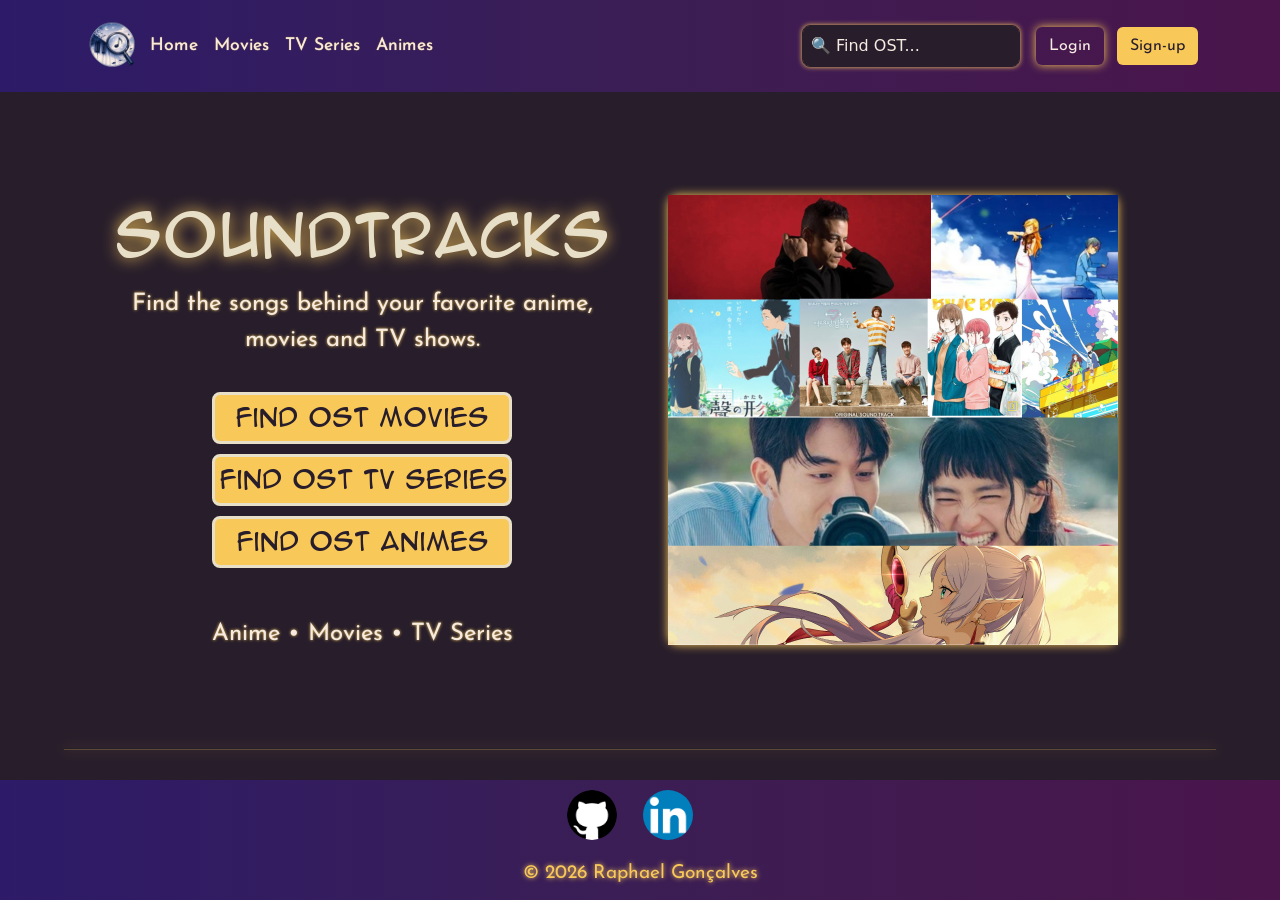
<file: index.html>
<!doctype html>
<html lang="en">
	<head>
		<meta charset="UTF-8" />
		<meta name="viewport" content="width=device-width, initial-scale=1.0" />
		<title>Find Ost</title>
		<link href="https://cdn.jsdelivr.net/npm/bootstrap@5.3.8/dist/css/bootstrap.min.css" rel="stylesheet" integrity="sha384-sRIl4kxILFvY47J16cr9ZwB07vP4J8+LH7qKQnuqkuIAvNWLzeN8tE5YBujZqJLB" crossorigin="anonymous" />
		<link rel="stylesheet" href="./style.css" />
		<link rel="apple-touch-icon" href="./img/favicon.ico" type="image/x-icon" />
	</head>
	<body>
		<nav class="p-3" id="nav-container">
			<div class="container">
				<div class="d-flex flex-wrap align-items-center justify-content-center justify-content-lg-start">
					<a href="/" class="d-flex align-items-center mb-2 mb-lg-0 text-decoration-none">
						<img src="./img/logo.png" height="60" alt="Logo Find Ost" />
					</a>
					<ul class="nav col-12 col-lg-auto me-lg-auto mb-2 justify-content-center mb-md-0 menu">
						<li><a href="./index.html" class="nav-link px-2">Home</a></li>
						<li><a href="./movies.html" class="nav-link px-2">Movies</a></li>
						<li><a href="./series.html" class="nav-link px-2">TV Series</a></li>
						<li><a href="./animes.html" class="nav-link px-2">Animes</a></li>
					</ul>
					<form class="col-12 col-lg-auto mb-3 mb-lg-0 me-lg-3" role="search"><input type="search" class="form-control form-control-dark nav-form" placeholder="🔍 Find OST..." aria-label="Search" /></form>
					<div class="text-end">
						<button type="button" class="btn me-2 login-button">Login</button>
						<button type="button" class="btn sing-up-button">Sign-up</button>
					</div>
				</div>
			</div>
		</nav>
		<header class="container" id="header-container">
			<div class="information-header">
				<h1 class="container my-2">SoundTracks</h1>
				<p class="py-2">Find the songs behind your favorite anime, movies and TV shows.</p>
				<a href="./movies.html"><input type="button" value="Find OST Movies" /></a>
				<a href="./series.html"><input type="button" value="Find OST TV Series" /></a>
				<a href="./animes.html"><input type="button" value="Find OST Animes" /></a>
				<p class="pt-5">Anime • Movies • TV Series</p>
			</div>

			<div class="container img-header">
				<img src="./img/header-image.png" alt="image about many series" />
			</div>
		</header>

		<hr class="divisionOfSections" />

		<footer class="" id="footer-container">
			<div class="footer-img">
				<a href="https://github.com/Raphaeldag" target="_blank"><img src="./img/github.png.webp" height="50" class="github-img" alt="imagem githhub" /></a>
				<a href="https://www.linkedin.com/in/raphael-gonçalves-366632258/" target="_blank"><img src="./img/img-linkedin.svg.png" height="50" class="linkedin-img" alt="imagem linkendin" /></a>
			</div>
			<p>
				<span class="copy">©</span>
				2026 Raphael Gonçalves
			</p>
		</footer>

		<script src="./index.js"></script>
	</body>
</html>
</file>
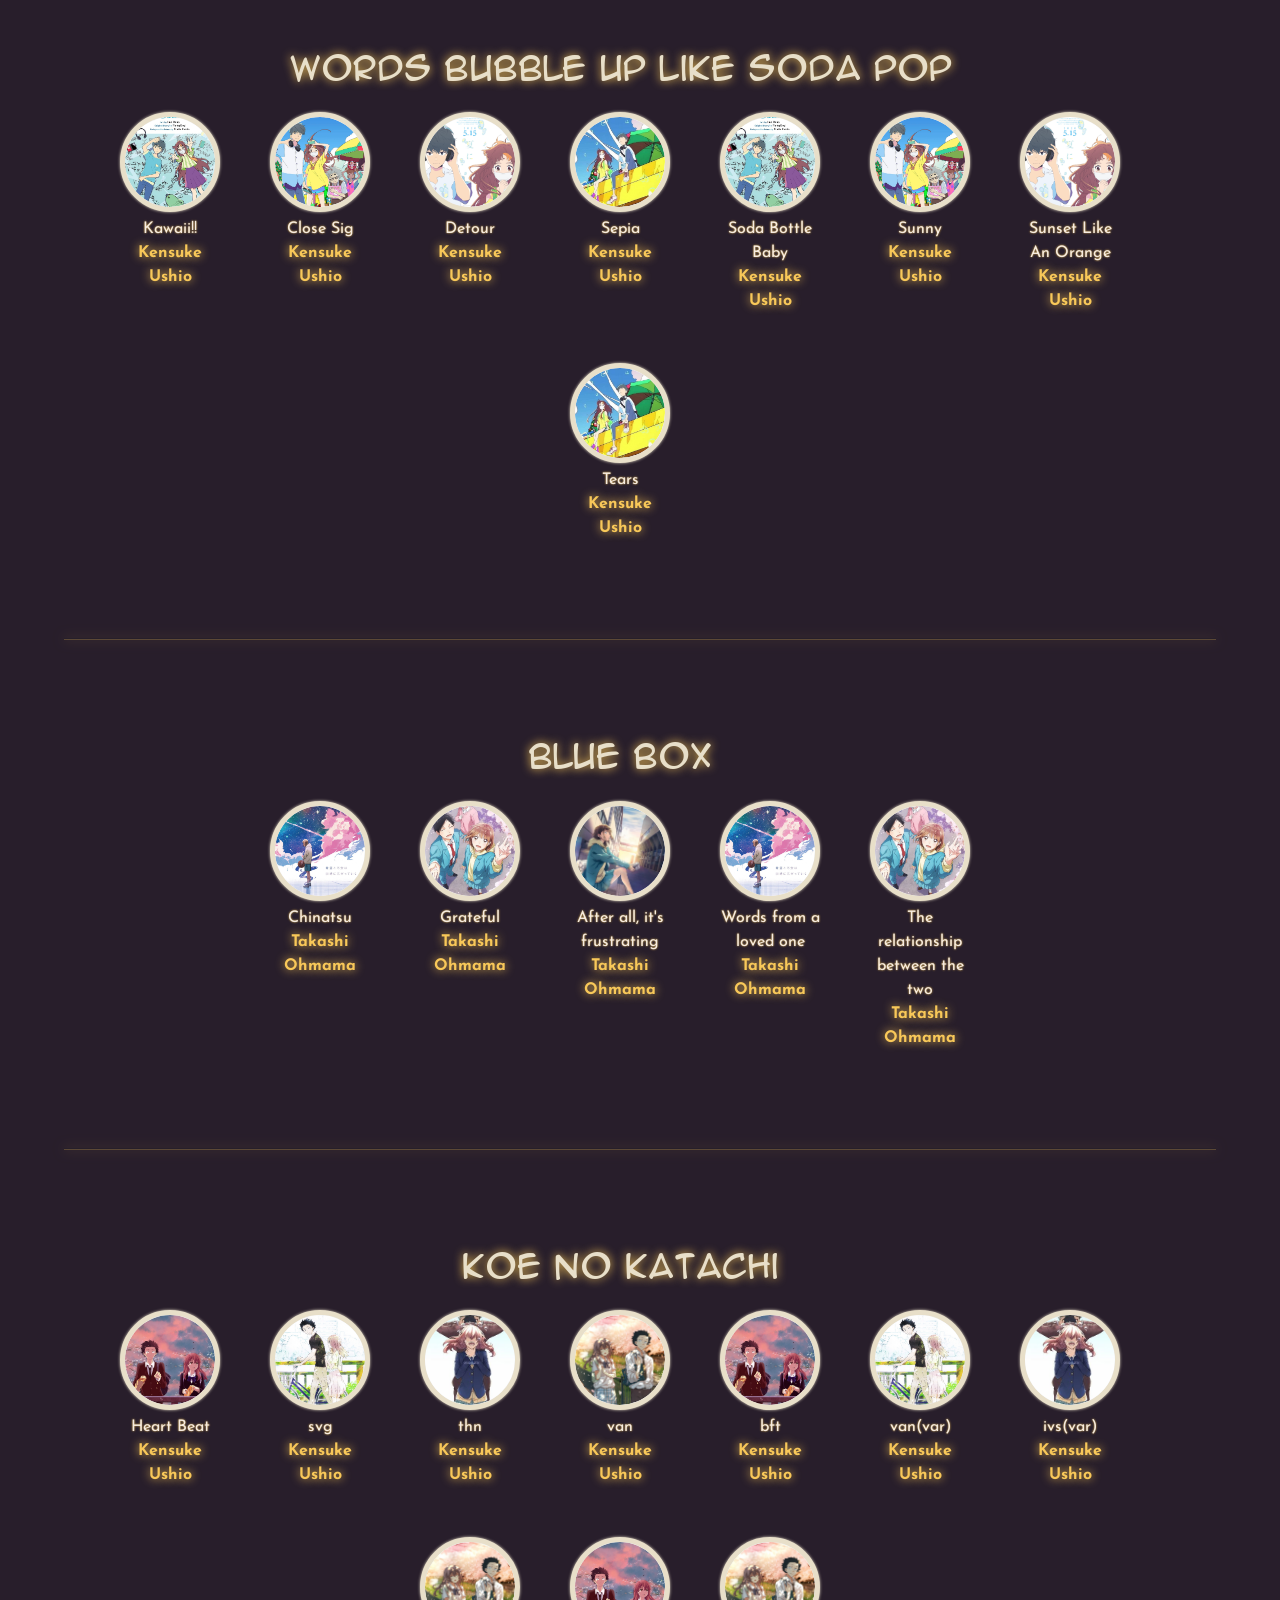
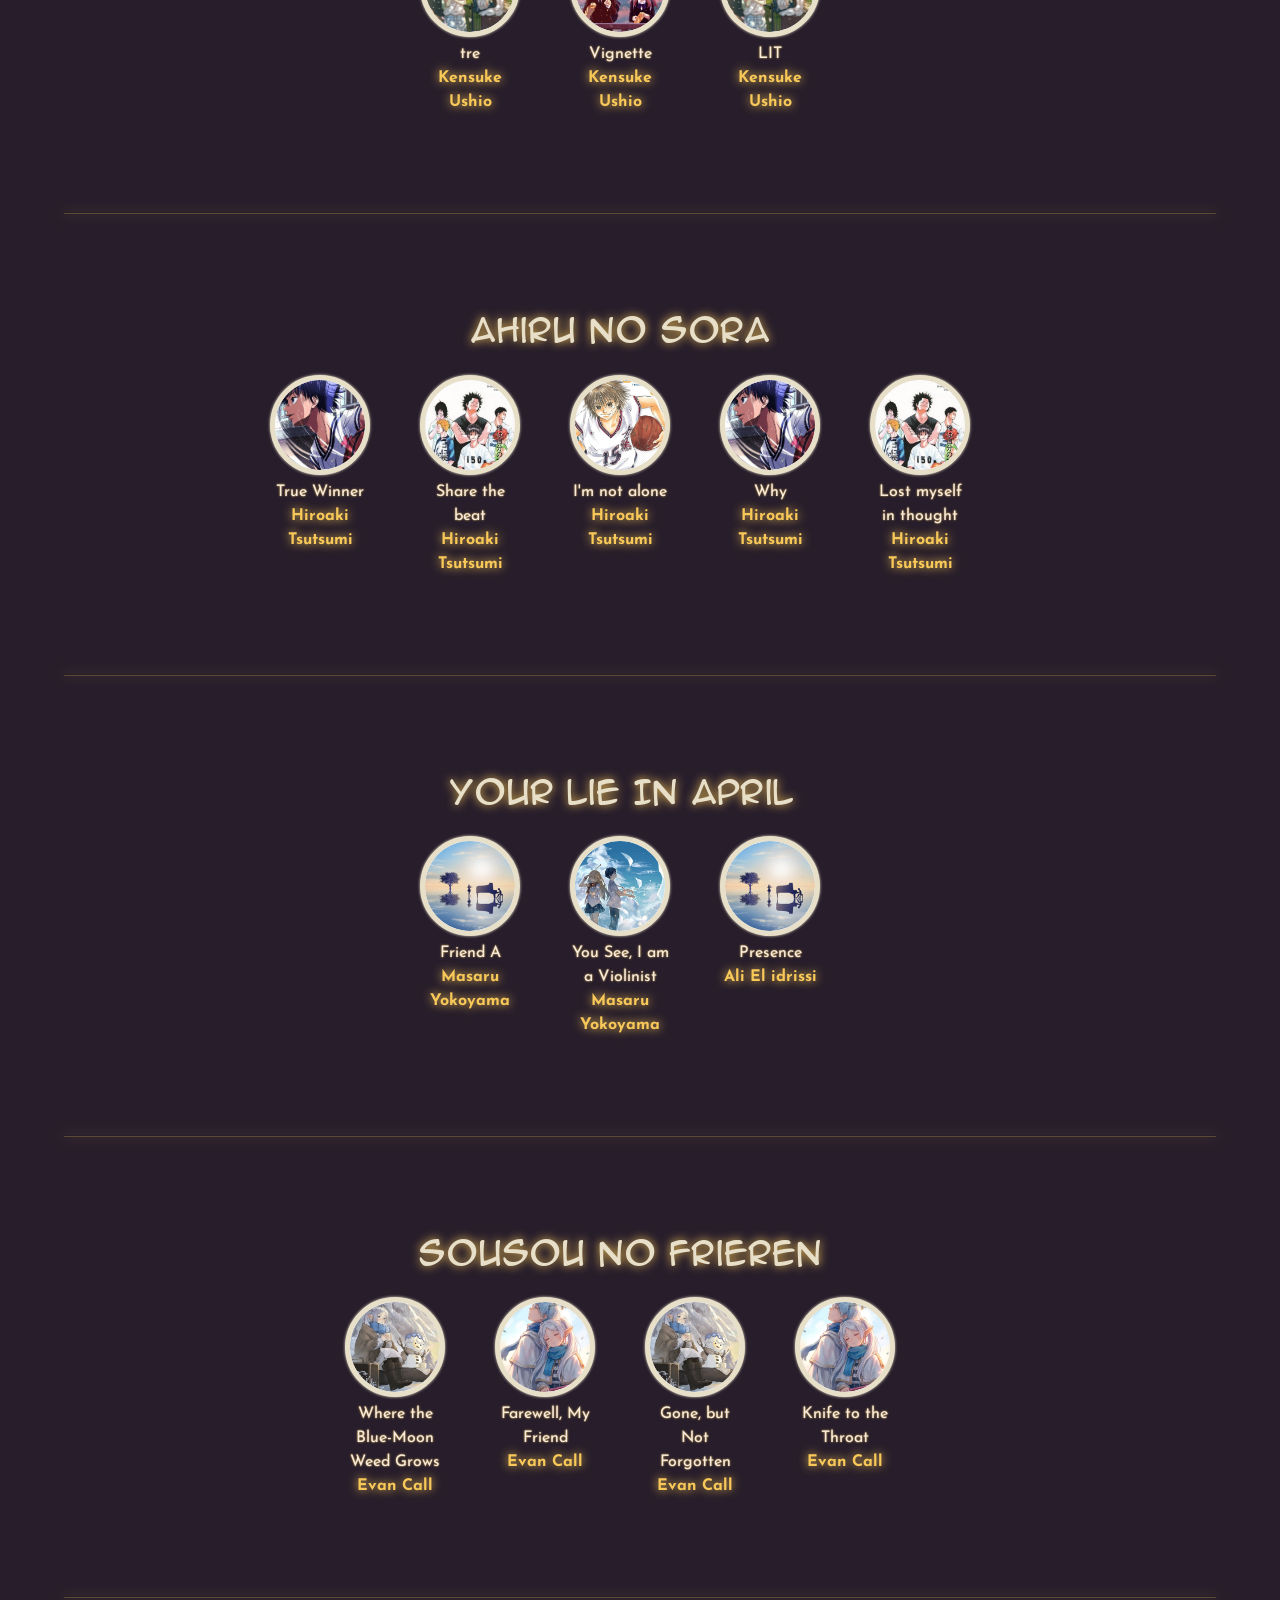
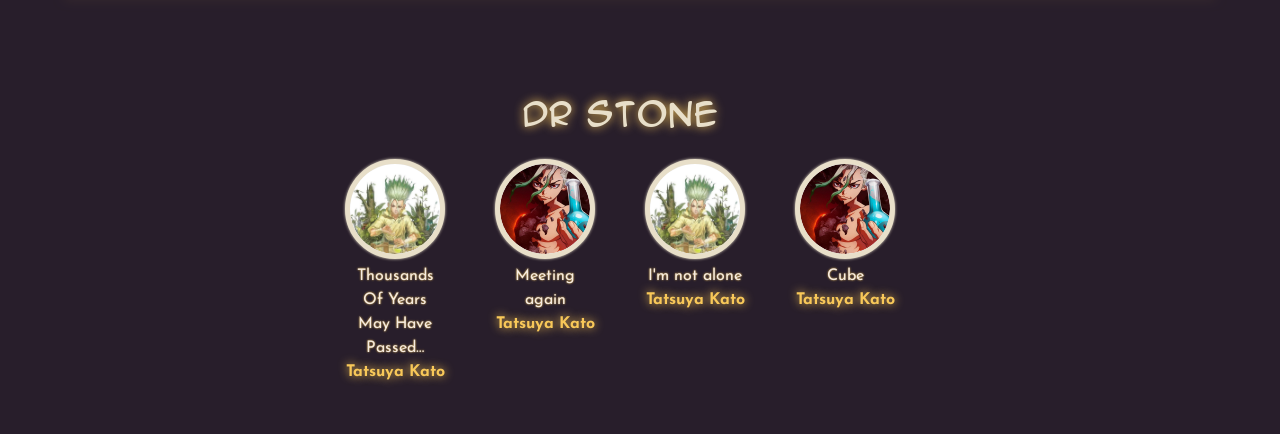
<file: animes.html>
<!doctype html>
<html lang="en">
	<head>
		<meta charset="UTF-8" />
		<meta name="viewport" content="width=device-width, initial-scale=1.0" />
		<title>Find OST</title>
		<link href="https://cdn.jsdelivr.net/npm/bootstrap@5.3.8/dist/css/bootstrap.min.css" rel="stylesheet" integrity="sha384-sRIl4kxILFvY47J16cr9ZwB07vP4J8+LH7qKQnuqkuIAvNWLzeN8tE5YBujZqJLB" crossorigin="anonymous" />
		<link rel="shortcut icon" href="./img/favicon.ico" type="image/x-icon" />
		<link rel="stylesheet" href="./style.css" />
	</head>
	<body>
		<!-- WORDS-BUBBLE -->
		<section id="wordsBubble-container" class="container">
			<h2 class="container mb-4">Words Bubble up Like Soda Pop</h2>
			<div id="div-container-wordsBubble">
				<div class="div-button-wordsBubble">
					<button class="button-wordsBubble"><img src="./img/animes/img-words-bubble/wordsBubble-img1.jpg" alt="words Bubble Up image" /></button>
					<ul>
						<li>Kawaii!!</li>
						<li class="composer">Kensuke Ushio</li>
					</ul>
				</div>
				<div class="div-button-wordsBubble">
					<button class="button-wordsBubble"><img src="./img/animes/img-words-bubble/wordsBubble-img2.jpg" alt="Words Bubble Up image" /></button>
					<ul>
						<li>Close Sig</li>
						<li class="composer">Kensuke Ushio</li>
					</ul>
				</div>
				<div class="div-button-wordsBubble">
					<button class="button-wordsBubble"><img src="./img/animes/img-words-bubble/wordsBubble-img3.png" alt="Words Bubble Up image" /></button>
					<ul>
						<li>Detour</li>
						<li class="composer">Kensuke Ushio</li>
					</ul>
				</div>
				<div class="div-button-wordsBubble">
					<button class="button-wordsBubble"><img src="./img/animes/img-words-bubble/wordsBubble-img4.jpg" alt="Words Bubble Up image" /></button>
					<ul>
						<li>Sepia</li>
						<li class="composer">Kensuke Ushio</li>
					</ul>
				</div>
				<div class="div-button-wordsBubble">
					<button class="button-wordsBubble"><img src="./img/animes/img-words-bubble/wordsBubble-img1.jpg" alt="Words Bubble Up image" /></button>
					<ul>
						<li>Soda Bottle Baby</li>
						<li class="composer">Kensuke Ushio</li>
					</ul>
				</div>
				<div class="div-button-wordsBubble">
					<button class="button-wordsBubble"><img src="./img/animes/img-words-bubble/wordsBubble-img2.jpg" alt="Words Bubble Up image" /></button>
					<ul>
						<li>Sunny</li>
						<li class="composer">Kensuke Ushio</li>
					</ul>
				</div>
				<div class="div-button-wordsBubble">
					<button class="button-wordsBubble"><img src="./img/animes/img-words-bubble/wordsBubble-img3.png" alt="Words Bubble Up image" /></button>
					<ul>
						<li>Sunset Like An Orange</li>
						<li class="composer">Kensuke Ushio</li>
					</ul>
				</div>
				<div class="div-button-wordsBubble">
					<button class="button-wordsBubble"><img src="./img/animes/img-words-bubble/wordsBubble-img4.jpg" alt="Words Bubble Up image" /></button>
					<ul>
						<li>Tears</li>
						<li class="composer">Kensuke Ushio</li>
					</ul>
				</div>
			</div>
		</section>

		<hr class="divisionOfSections my-5" />

		<!-- BLUE BOX -->
        <section id="blueBox-container" class="container">
			<h2 class="container mb-4">Blue Box</h2>
			<div id="div-container-blueBox">
				<div class="div-button-blueBox">
					<button class="button-blueBox"><img src="./img/animes/img-blue-box/blueBox-img1.jpeg.webp" alt="Blue Box image" /></button>
					<ul>
						<li>Chinatsu</li>
						<li class="composer">Takashi Ohmama</li>
					</ul>
				</div>
				<div class="div-button-blueBox">
					<button class="button-blueBox"><img src="./img/animes/img-blue-box/blueBox-img2.jpg.webp" alt="Blue Box image" /></button>
					<ul>
						<li>Grateful</li>
						<li class="composer">Takashi Ohmama</li>
					</ul>
				</div>
				<div class="div-button-blueBox">
					<button class="button-blueBox"><img src="./img/animes/img-blue-box/blueBox-img3.jpg" alt="Blue Box image" /></button>
					<ul>
						<li>After all, it's frustrating</li>
						<li class="composer">Takashi Ohmama</li>
					</ul>
				</div>
				<div class="div-button-blueBox">
					<button class="button-blueBox"><img src="./img/animes/img-blue-box/blueBox-img1.jpeg.webp" alt="Blue Box image" /></button>
					<ul>
						<li>Words from a loved one</li>
						<li class="composer">Takashi Ohmama</li>
					</ul>
				</div>
				<div class="div-button-blueBox">
					<button class="button-blueBox"><img src="./img/animes/img-blue-box/blueBox-img2.jpg.webp" alt="Blue Box image" /></button>
					<ul>
						<li>The relationship between the two</li>
						<li class="composer">Takashi Ohmama</li>
					</ul>
				</div>
		</section>

        <hr class="divisionOfSections my-5" />

		<!-- KOE NO KATACHI -->
        <section id="koeNoKatachi-container" class="container">
			<h2 class="container mb-4">Koe no Katachi</h2>
			<div id="div-container-koeNoKatachi">
				<div class="div-button-koeNoKatachi">
					<button class="button-koeNoKatachi"><img src="./img/animes/img-koe-no-katachi/koeNoKatachi-img1.png" alt="Koe no Katachi image" /></button>
					<ul>
						<li>Heart Beat</li>
						<li class="composer">Kensuke Ushio</li>
					</ul>
				</div>
				<div class="div-button-koeNoKatachi">
					<button class="button-koeNoKatachi"><img src="./img/animes/img-koe-no-katachi/koeNoKatachi-img2.png" alt="Koe no Katachi image" /></button>
					<ul>
						<li>svg</li>
						<li class="composer">Kensuke Ushio</li>
					</ul>
				</div>
				<div class="div-button-koeNoKatachi">
					<button class="button-koeNoKatachi"><img src="./img/animes/img-koe-no-katachi/koeNoKatachi-img3.jpg" alt="Koe no Katachi image" /></button>
					<ul>
						<li>thn</li>
						<li class="composer">Kensuke Ushio</li>
					</ul>
				</div>
				<div class="div-button-koeNoKatachi">
					<button class="button-koeNoKatachi"><img src="./img/animes/img-koe-no-katachi/koeNoKatachi-img4.jpg" alt="Koe no Katachi image" /></button>
					<ul>
						<li>van</li>
						<li class="composer">Kensuke Ushio</li>
					</ul>
				</div>
				<div class="div-button-koeNoKatachi">
					<button class="button-koeNoKatachi"><img src="./img/animes/img-koe-no-katachi/koeNoKatachi-img1.png" alt="Koe no Katachi image" /></button>
					<ul>
						<li>bft</li>
						<li class="composer">Kensuke Ushio</li>
					</ul>
				</div>
                <div class="div-button-koeNoKatachi">
					<button class="button-koeNoKatachi"><img src="./img/animes/img-koe-no-katachi/koeNoKatachi-img2.png" alt="Koe no Katachi image" /></button>
					<ul>
						<li>van(var)</li>
						<li class="composer">Kensuke Ushio</li>
					</ul>
				</div>
                <div class="div-button-koeNoKatachi">
					<button class="button-koeNoKatachi"><img src="./img/animes/img-koe-no-katachi/koeNoKatachi-img3.jpg" alt="Koe no Katachi image" /></button>
					<ul>
						<li>ivs(var)</li>
						<li class="composer">Kensuke Ushio</li>
					</ul>
				</div>
                <div class="div-button-koeNoKatachi">
					<button class="button-koeNoKatachi"><img src="./img/animes/img-koe-no-katachi/koeNoKatachi-img4.jpg" alt="Koe no Katachi image" /></button>
					<ul>
						<li>tre</li>
						<li class="composer">Kensuke Ushio</li>
					</ul>
				</div>
                <div class="div-button-koeNoKatachi">
					<button class="button-koeNoKatachi"><img src="./img/animes/img-koe-no-katachi/koeNoKatachi-img1.png" alt="Koe no Katachi image" /></button>
					<ul>
						<li>Vignette</li>
						<li class="composer">Kensuke Ushio</li>
					</ul>
				</div>
                <div class="div-button-koeNoKatachi">
					<button class="button-koeNoKatachi"><img src="./img/animes/img-koe-no-katachi/koeNoKatachi-img4.jpg" alt="Koe no Katachi image" /></button>
					<ul>
						<li>LIT</li>
						<li class="composer">Kensuke Ushio</li>
					</ul>
				</div>
		</section>

        <hr class="divisionOfSections my-5" />

		<!-- AHIRU NO SORA -->
		<section id="ahiruNoSora-container" class="container">
			<h2 class="container mb-4">Ahiru no Sora</h2>
			<div id="div-container-ahiruNoSora">
				<div class="div-button-ahiruNoSora">
					<button class="button-ahiruNoSora"><img src="./img/animes/img-ahiru-no-sora/ahiruNoSora-img1.jpeg" alt="Ahiru no Sora image" /></button>
					<ul>
						<li>True Winner</li>
						<li class="composer">Hiroaki Tsutsumi</li>
					</ul>
				</div>
				<div class="div-button-ahiruNoSora">
					<button class="button-ahiruNoSora"><img src="./img/animes/img-ahiru-no-sora/ahiruNoSora-img2.jpg" alt="Ahiru no Sora image" /></button>
					<ul>
						<li>Share the beat</li>
						<li class="composer">Hiroaki Tsutsumi</li>
					</ul>
				</div>
				<div class="div-button-ahiruNoSora">
					<button class="button-ahiruNoSora"><img src="./img/animes/img-ahiru-no-sora/ahiruNoSora-img3.jpg" alt="Ahiru no Sora image" /></button>
					<ul>
						<li>I'm not alone</li>
						<li class="composer">Hiroaki Tsutsumi</li>
					</ul>
				</div>
				<div class="div-button-ahiruNoSora">
					<button class="button-ahiruNoSora"><img src="./img/animes/img-ahiru-no-sora/ahiruNoSora-img1.jpeg" alt="Ahiru no Sora image" /></button>
					<ul>
						<li>Why</li>
						<li class="composer">Hiroaki Tsutsumi</li>
					</ul>
				</div>
				<div class="div-button-ahiruNoSora">
					<button class="button-ahiruNoSora"><img src="./img/animes/img-ahiru-no-sora/ahiruNoSora-img2.jpg" alt="Ahiru no Sora image" /></button>
					<ul>
						<li>Lost myself in thought</li>
						<li class="composer">Hiroaki Tsutsumi</li>
					</ul>
				</div>
		</section>

		<hr class="divisionOfSections my-5" />

		<!-- YOUR LIE IN APRIL -->
		<section id="yourLieInApril-container" class="container">
			<h2 class="container mb-4">Your Lie In April</h2>
			<div id="div-container-yourLieInApril">
				<div class="div-button-yourLieInApril">
					<button class="button-yourLieInApril"><img src="./img/animes/img-your-lie-in-april/yourLie-img3.jpg" alt="Your Lie In April image" /></button>
					<ul>
						<li>Friend A</li>
						<li class="composer">Masaru Yokoyama</li>
					</ul>
				</div>
				<div class="div-button-yourLieInApril">
					<button class="button-yourLieInApril"><img src="./img/animes/img-your-lie-in-april/yourLie-img2.jpg" alt="Your Lie In April image" /></button>
					<ul>
						<li>You See, I am a Violinist</li>
						<li class="composer">Masaru Yokoyama</li>
					</ul>
				</div>
				<div class="div-button-yourLieInApril">
					<button class="button-yourLieInApril"><img src="./img/animes/img-your-lie-in-april/yourLie-img3.jpg" alt="Your Lie In April image" /></button>
					<ul>
						<li>Presence</li>
						<li class="composer">Ali El idrissi</li>
					</ul>
				</div>
		</section>

		<hr class="divisionOfSections my-5" />

		<!-- SOUSOU NO FRIEREN -->
		<section id="sousouNoFrieren-container" class="container">
			<h2 class="container mb-4">Sousou No Frieren</h2>
			<div id="div-container-sousouNoFrieren">
				<div class="div-button-sousouNoFrieren">
					<button class="button-sousouNoFrieren"><img src="./img/animes/img-frieren/frieren-img1.png" alt="Sousou no Frieren image" /></button>
					<ul>
						<li>Where the Blue-Moon Weed Grows</li>
						<li class="composer">Evan Call</li>
					</ul>
				</div>
				<div class="div-button-sousouNoFrieren">
					<button class="button-sousouNoFrieren"><img src="./img/animes/img-frieren/frieren-img2.webp" alt="Sousou no Frieren image" /></button>
					<ul>
						<li>Farewell, My Friend</li>
						<li class="composer">Evan Call</li>
					</ul>
				</div>
				<div class="div-button-sousouNoFrieren">
					<button class="button-sousouNoFrieren"><img src="./img/animes/img-frieren/frieren-img1.png" alt="Sousou no Frieren image" /></button>
					<ul>
						<li>Gone, but Not Forgotten </li>
						<li class="composer">Evan Call</li>
					</ul>
				</div>
				<div class="div-button-sousouNoFrieren">
					<button class="button-sousouNoFrieren"><img src="./img/animes/img-frieren/frieren-img2.webp" alt="Sousou no Frieren image" /></button>
					<ul>
						<li>Knife to the Throat</li>
						<li class="composer">Evan Call</li>
					</ul>
				</div>
		</section>

		<hr class="divisionOfSections my-5" />

		<!-- DR STONE -->
		<section id="drStone-container" class="container">
			<h2 class="container mb-4">Dr Stone</h2>
			<div id="div-container-drStone">
				<div class="div-button-drStone">
					<button class="button-drStone"><img src="./img/animes/img-dr-stone/drStone-img1.jpg" alt="Dr Stone image" /></button>
					<ul>
						<li>Thousands Of Years May Have Passed…</li>
						<li class="composer">Tatsuya Kato</li>
					</ul>
				</div>
				<div class="div-button-drStone">
					<button class="button-drStone"><img src="./img/animes/img-dr-stone/drStone-img2.jpg" alt="Dr Stone image" /></button>
					<ul>
						<li>Meeting again</li>
						<li class="composer">Tatsuya Kato</li>
					</ul>
				</div>
				<div class="div-button-drStone">
					<button class="button-drStone"><img src="./img/animes/img-dr-stone/drStone-img1.jpg" alt="Dr Stone image" /></button>
					<ul>
						<li>I'm not alone</li>
						<li class="composer">Tatsuya Kato</li>
					</ul>
				</div>
				<div class="div-button-drStone">
					<button class="button-drStone"><img src="./img/animes/img-dr-stone/drStone-img2.jpg" alt="Dr Stone image" /></button>
					<ul>
						<li>Cube</li>
						<li class="composer">Tatsuya Kato</li>
					</ul>
				</div>
		</section>

		<script src="./index.js"></script>
	</body>
</html>
</file>
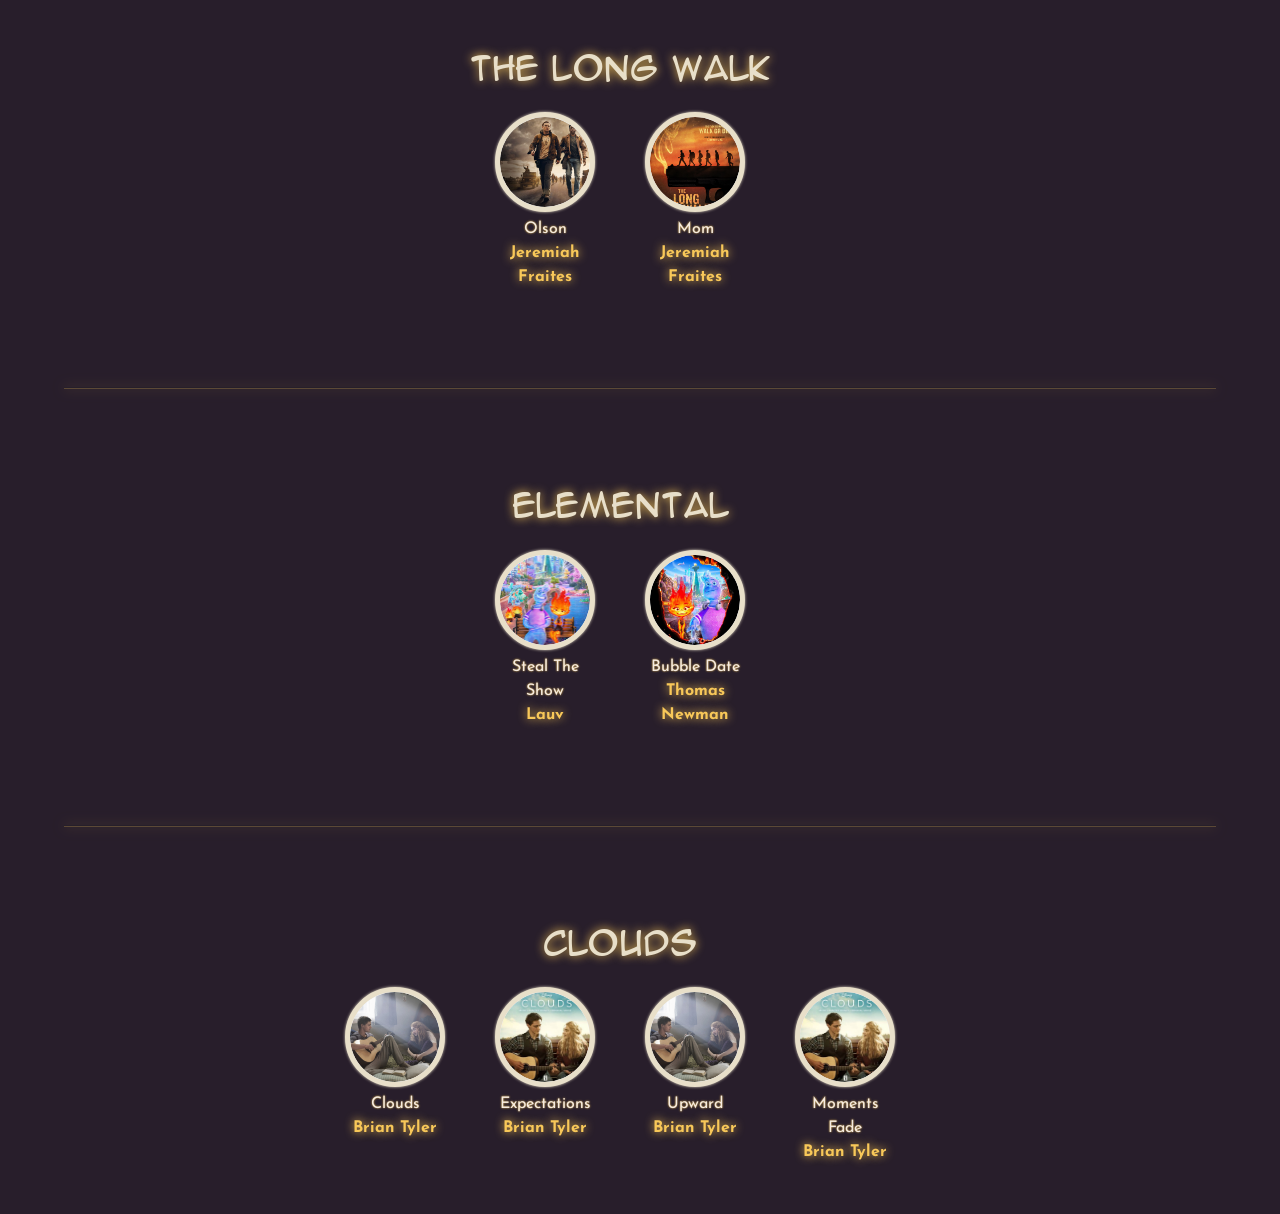
<file: movies.html>
<!doctype html>
<html lang="en">
	<head>
		<meta charset="UTF-8" />
		<meta name="viewport" content="width=device-width, initial-scale=1.0" />
		<title>Find OST</title>
		<link href="https://cdn.jsdelivr.net/npm/bootstrap@5.3.8/dist/css/bootstrap.min.css" rel="stylesheet" integrity="sha384-sRIl4kxILFvY47J16cr9ZwB07vP4J8+LH7qKQnuqkuIAvNWLzeN8tE5YBujZqJLB" crossorigin="anonymous" />
		<link rel="shortcut icon" href="./img/favicon.ico" type="image/x-icon">
        <link rel="stylesheet" href="./style.css">
	</head>
	<body>
		<!-- THE LONG WALK -->
        <section id="theLongWalk-container" class="container">
			<h2 class="container mb-4">The Long Walk</h2>
			<div id="div-container-theLongWalk">
				<div class="div-button-theLongWalk">
					<button class="button-theLongWalk"><img src="./img/movies/img-theLongWalk/theLogWalk-img1.jpeg" alt="the Long Walk image" /></button>
					<ul>
						<li>Olson</li>
						<li class="composer">Jeremiah Fraites</li>
					</ul>
				</div>
				<div class="div-button-theLongWalk">
					<button class="button-theLongWalk"><img src="./img/movies/img-theLongWalk/theLongWalk-img2.jpg" alt="the Long Walk image" /></button>
					<ul>
						<li>Mom</li>
						<li class="composer">Jeremiah Fraites</li>
					</ul>
				</div>
		</section>

        <hr class="divisionOfSections my-5" />

		<!-- ELEMENTAL -->
        <section id="elemental-container" class="container">
			<h2 class="container mb-4">Elemental</h2>
			<div id="div-container-elemental">
				<div class="div-button-elemental">
					<button class="button-elemental"><img src="./img/movies/img-elemental/elemental-img1.jpg" alt="elemental image" /></button>
					<ul>
						<li>Steal The Show</li>
						<li class="composer">Lauv</li>
					</ul>
				</div>
				<div class="div-button-elemental">
					<button class="button-elemental"><img src="./img/movies/img-elemental/elemental-img2.jpeg" alt="elemental image" /></button>
					<ul>
						<li>Bubble Date</li>
						<li class="composer">Thomas Newman</li>
					</ul>
				</div>
		</section>

         <hr class="divisionOfSections my-5" />

		<!-- CLOUDS -->
         <section id="clouds-container" class="container">
			<h2 class="container mb-4">Clouds</h2>
			<div id="div-container-clouds">
				<div class="div-button-clouds">
					<button class="button-clouds"><img src="./img/movies/img-clouds/clouds-img1.jpg" alt="clouds image" /></button>
					<ul>
						<li>Clouds</li>
						<li class="composer">Brian Tyler</li>
					</ul>
				</div>
				<div class="div-button-clouds">
					<button class="button-clouds"><img src="./img/movies/img-clouds/clouds-img2.jpeg" alt="clouds image" /></button>
					<ul>
						<li>Expectations</li>
						<li class="composer">Brian Tyler</li>
					</ul>
				</div>
                <div class="div-button-clouds">
					<button class="button-clouds"><img src="./img/movies/img-clouds/clouds-img1.jpg" alt="clouds image" /></button>
					<ul>
						<li>Upward</li>
						<li class="composer">Brian Tyler</li>
					</ul>
				</div>
                <div class="div-button-clouds">
					<button class="button-clouds"><img src="./img/movies/img-clouds/clouds-img2.jpeg" alt="clouds image" /></button>
					<ul>
						<li>Moments Fade</li>
						<li class="composer">Brian Tyler</li>
					</ul>
				</div>
		</section>

		<script src="/index.js"></script>
	</body>
</html>
</file>
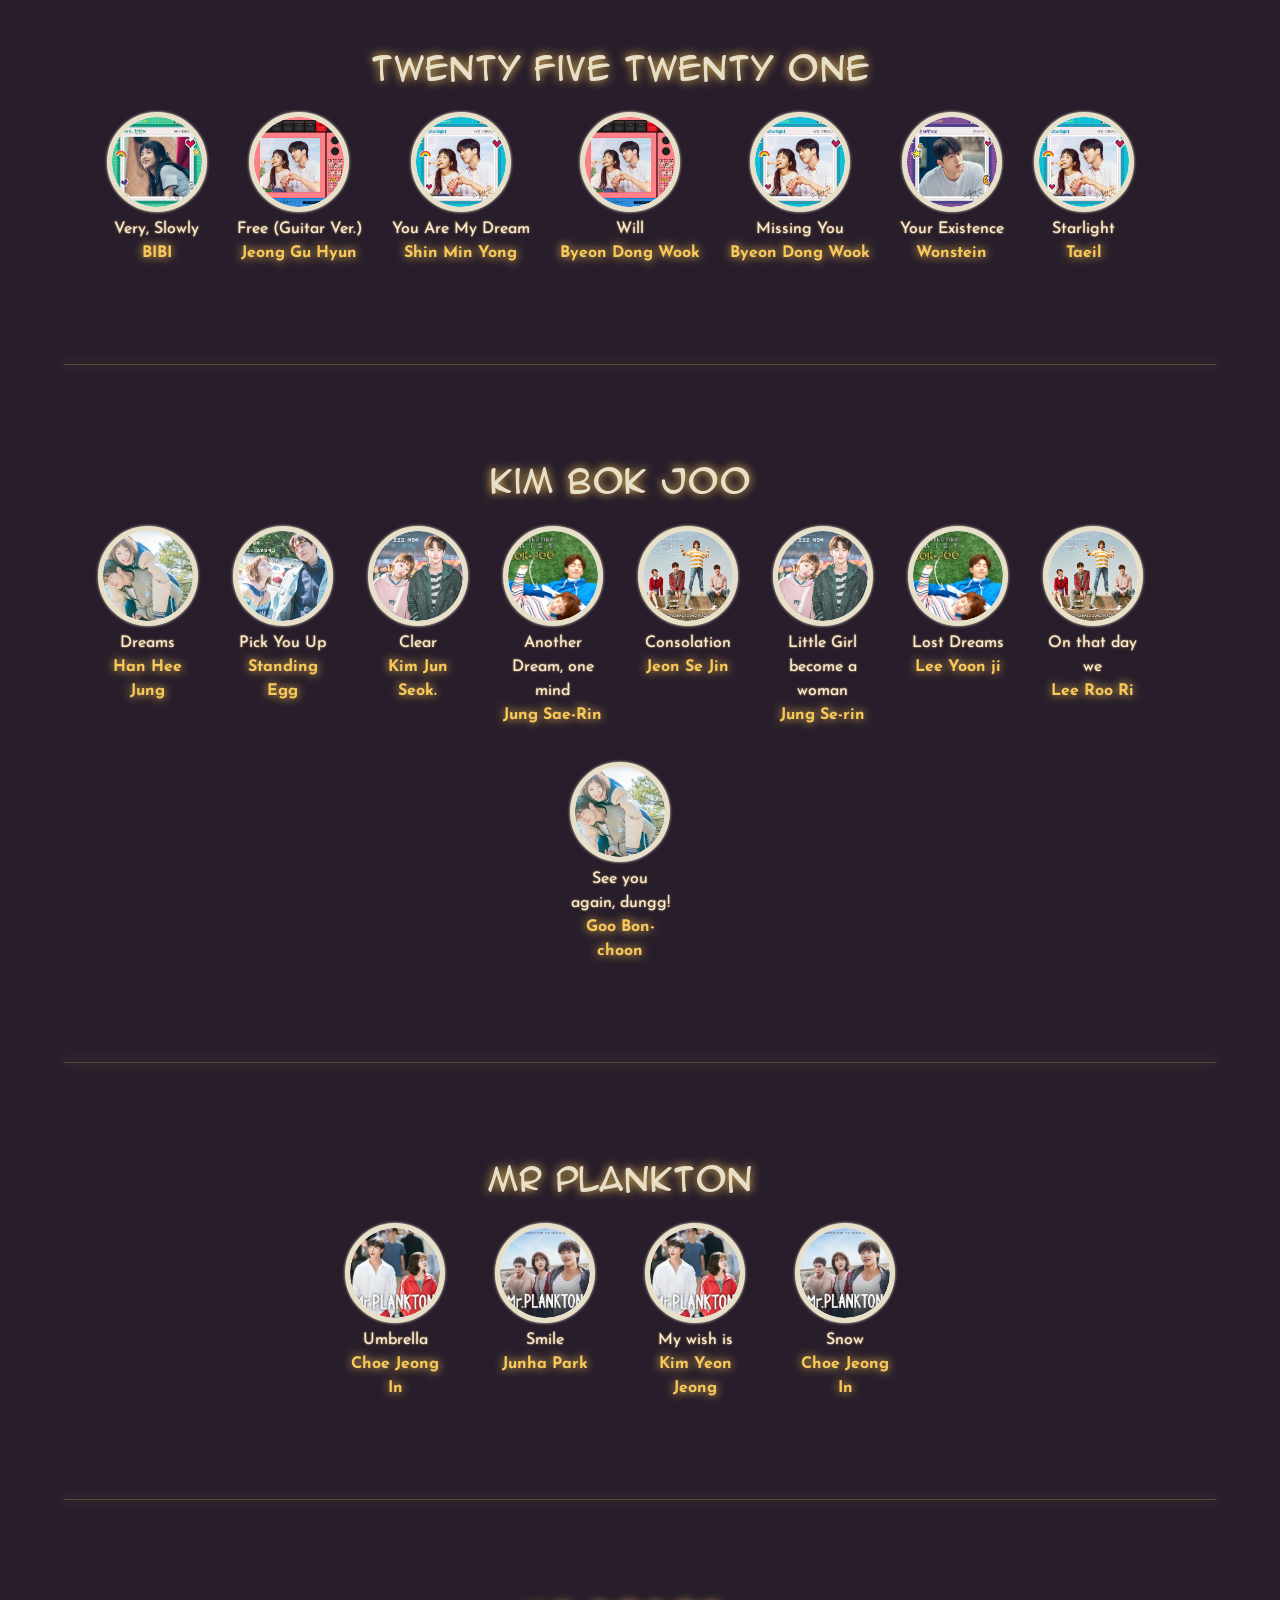
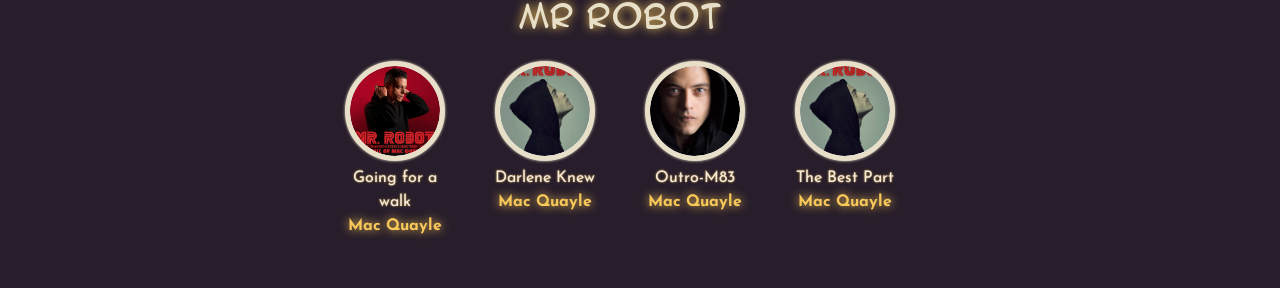
<file: series.html>
<!doctype html>
<html lang="en">
	<head>
		<meta charset="UTF-8" />
		<meta name="viewport" content="width=device-width, initial-scale=1.0" />
		<title>Find Ost</title>
		<link href="https://cdn.jsdelivr.net/npm/bootstrap@5.3.8/dist/css/bootstrap.min.css" rel="stylesheet" integrity="sha384-sRIl4kxILFvY47J16cr9ZwB07vP4J8+LH7qKQnuqkuIAvNWLzeN8tE5YBujZqJLB" crossorigin="anonymous" />
		<link rel="apple-touch-icon" href="./img/favicon.ico" type="image/x-icon" />
		<link rel="stylesheet" href="./style.css" />
	</head>
	<body>
		<!-- 2521 -->
		<section id="section-container-2521" class="container">
			<h2 class="container mb-4">Twenty Five Twenty One</h2>
			<div id="div-container-2521">
				<div class="div-button-2521">
					<button class="button2521"><img src="./img/tvSeries/img-2521/2521-verySlowly.jpeg" alt="2521 image" /></button>
					<ul>
						<li>Very, Slowly</li>
						<li class="composer">BIBI</li>
					</ul>
				</div>
				<div class="div-button-2521">
					<button class="button2521"><img src="./img/tvSeries/img-2521/img-2521-4.jpeg" alt="2521 image" /></button>
					<ul>
						<li>Free (Guitar Ver.)</li>
						<li class="composer">Jeong Gu Hyun</li>
					</ul>
				</div>
				<div class="div-button-2521">
					<button class="button2521"><img src="./img/tvSeries/img-2521/starlight-2521.jpeg" alt="2521 image" /></button>
					<ul>
						<li>You Are My Dream</li>
						<li class="composer">Shin Min Yong</li>
					</ul>
				</div>
				<div class="div-button-2521">
					<button class="button2521"><img src="./img/tvSeries/img-2521/img-2521-4.jpeg" alt="2521 image" /></button>
					<ul>
						<li>Will</li>
						<li class="composer">Byeon Dong Wook</li>
					</ul>
				</div>
				<div class="div-button-2521">
					<button class="button2521"><img src="./img/tvSeries/img-2521/starlight-2521.jpeg" alt="2521 image" /></button>
					<ul>
						<li>Missing You</li>
						<li class="composer">Byeon Dong Wook</li>
					</ul>
				</div>
				<div class="div-button-2521">
					<button class="button2521"><img src="./img/tvSeries/img-2521/yourExistene-2521.jpeg" alt="2521 image" /></button>
					<ul>
						<li>Your Existence</li>
						<li class="composer">Wonstein</li>
					</ul>
				</div>
				<div class="div-button-2521">
					<button class="button2521"><img src="./img/tvSeries/img-2521/starlight-2521.jpeg" alt="2521 image" /></button>
					<ul>
						<li>Starlight</li>
						<li class="composer">Taeil</li>
					</ul>
				</div>
			</div>
		</section>

		<hr class="divisionOfSections my-5" />

		<!-- KIM BOK JOO -->
		<section class="container" id="kimBokJoo-container">
			<h2 class="container mb-4">Kim Bok Joo</h2>
			<div id="div-container-kimBokJoo">
				<div class="div-button-kimBokJoo">
					<button class="button-kimBokJoo"><img src="./img/tvSeries/img-kimBokJoo/dreams.jpg" alt="img kimBokJoo" /></button>
					<ul>
						<li>Dreams</li>
						<li class="composer">Han Hee Jung</li>
					</ul>
				</div>

				<div class="div-button-kimBokJoo">
					<button class="button-kimBokJoo"><img src="./img/tvSeries/img-kimBokJoo/pick you up.jpeg" alt="img kimBokJoo" /></button>
					<ul>
						<li>Pick You Up</li>
						<li class="composer">Standing Egg</li>
					</ul>
				</div>

				<div class="div-button-kimBokJoo">
					<button class="button-kimBokJoo"><img src="./img/tvSeries/img-kimBokJoo/kim-bok-jooimg1.jpeg" alt="img kimBokJoo"></button>
					<ul>
						<li>Clear</li>
						<li class="composer">Kim Jun Seok.</li>
					</ul>
				</div>

				<div class="div-button-kimBokJoo">
					<button class="button-kimBokJoo"><img src="./img/tvSeries/img-kimBokJoo/kim-bok-jooimg2.jpg" alt="img kimBokJoo"></button>
					<ul>
						<li>Another Dream, one mind</li>
						<li class="composer">Jung Sae-Rin</li>
					</ul>
				</div>

				<div class="div-button-kimBokJoo">
					<button class="button-kimBokJoo"><img src="./img/tvSeries/img-kimBokJoo/kim-bok-jooimg3.jpeg" alt="img kimBokJoo"></button>
					<ul>
						<li>Consolation</li>
						<li class="composer">Jeon Se Jin</li>
					</ul>
				</div>

				<div class="div-button-kimBokJoo">
					<button class="button-kimBokJoo"><img src="./img/tvSeries/img-kimBokJoo/kim-bok-jooimg1.jpeg" alt="img kimBokJoo"></button>
					<ul>
						<li>Little Girl become a woman</li>
						<li class="composer">Jung Se-rin</li>
					</ul>
				</div>

				<div class="div-button-kimBokJoo">
					<button class="button-kimBokJoo"><img src="./img/tvSeries/img-kimBokJoo/kim-bok-jooimg2.jpg" alt="img kimBokJoo"></button>
					<ul>
						<li>Lost Dreams</li>
						<li class="composer">Lee Yoon ji</li>
					</ul>
				</div>

				<div class="div-button-kimBokJoo">
					<button class="button-kimBokJoo"><img src="./img/tvSeries/img-kimBokJoo/kim-bok-jooimg3.jpeg" alt="img kimBokJoo"></button>
					<ul>
						<li>On that day we</li>
						<li class="composer">Lee Roo Ri </li>
					</ul>
				</div>

				<div class="div-button-kimBokJoo">
					<button class="button-kimBokJoo"><img src="./img/tvSeries/img-kimBokJoo/dreams.jpg" alt="img kimBokJoo"></button>
					<ul>
						<li>See you again, dungg!</li>
						<li class="composer">Goo Bon-choon</li>
					</ul>
				</div>
			</div>
		</section>

		<hr class="divisionOfSections my-5" />

		<!-- MR PLANKTON -->
		<section id="mrPlankton-container" class="container">
			<h2 class="container mb-4">Mr Plankton</h2>
			<div id="div-container-mrPlankton">
				<div class="div-button-mrPlankton">
					<button class="button-mrPlankton"><img src="./img/tvSeries/img-mr-plankton/mrPlankton-img1.webp" alt="mr Plankton image" /></button>
					<ul>
						<li>Umbrella</li>
						<li class="composer">Choe Jeong In</li>
					</ul>
				</div>
				<div class="div-button-mrPlankton">
					<button class="button-mrPlankton"><img src="./img/tvSeries/img-mr-plankton/mrPlankton-img2.jpg" alt="mr Plankton image" /></button>
					<ul>
						<li>Smile</li>
						<li class="composer">Junha Park</li>
					</ul>
				</div>
				<div class="div-button-mrPlankton">
					<button class="button-mrPlankton"><img src="./img/tvSeries/img-mr-plankton/mrPlankton-img1.webp" alt="mr Plankton image" /></button>
					<ul>
						<li>My wish is</li>
						<li class="composer">Kim Yeon Jeong</li>
					</ul>
				</div>
				<div class="div-button-mrPlankton">
					<button class="button-mrPlankton"><img src="./img/tvSeries/img-mr-plankton/mrPlankton-img2.jpg" alt="mr Plankton image" /></button>
					<ul>
						<li>Snow<li>
						<li class="composer">Choe Jeong In</li>
					</ul>
				</div>
		</section>

		<hr class="divisionOfSections my-5" />

		<!-- MR ROBOT -->
		<section id="mrRobot-container" class="container">
			<h2 class="container mb-4">Mr Robot</h2>
			<div id="div-container-mrRobot">
				<div class="div-button-mrRobot">
					<button class="button-mrRobot"><img src="./img/tvSeries/img-mrRobot/mrRobot-img1.jpg" alt="mr Robot image" /></button>
					<ul>
						<li>Going for a walk</li>
						<li class="composer">Mac Quayle</li>
					</ul>
				</div>
				<div class="div-button-mrRobot">
					<button class="button-mrRobot"><img src="./img/tvSeries/img-mrRobot/mrRobot-img3.jpeg" alt="mr Robot image" /></button>
					<ul>
						<li>Darlene Knew</li>
						<li class="composer">Mac Quayle</li>
					</ul>
				</div>
				<div class="div-button-mrRobot">
					<button class="button-mrRobot"><img src="./img/tvSeries/img-mrRobot/mrRobot-img2.jpeg" alt="mr Robot image" /></button>
					<ul>
						<li>Outro-M83</li>
						<li class="composer">Mac Quayle</li>
					</ul>
				</div>
				<div class="div-button-mrRobot">
					<button class="button-mrRobot"><img src="./img/tvSeries/img-mrRobot/mrRobot-img3.jpeg" alt="mr Robot image" /></button>
					<ul>
						<li>The Best Part</li>
						<li class="composer">Mac Quayle</li>
					</ul>
				</div>
		</section>

		<script src="./index.js"></script>
	</body>
</html>
</file>
<file: style.css>
@import url("https://fonts.googleapis.com/css2?family=Josefin+Sans:ital,wght@0,100..700;1,100..700&display=swap");

@font-face {
	font-family: "anime-ace";
	src: url(./fonts/anime-ace.regular.ttf);
	font-weight: normal;
}

:root {
	--primary-Color: #281e2b;
	--secundary-Color: #f5ebe1;
	--terciary-Color: #f8c859;
	--fourth-Color: #e8dfc9;
}

:root {
	--primary-Font: "anime-ace";
	--secundary-Font: "Josefin Sans", sans-serif;
}

* {
	padding: 0;
	margin: 0;
	box-sizing: border-box;
}

html,
body {
	background-color: var(--primary-Color);
	min-height: 100vh;
}

body {
	display: flex;
	flex-direction: column;
}

#header-container {
	flex: 1;
}

#nav-container {
	background: linear-gradient(
		90deg,
		#2d1b69 0%,

		#3b1e54 50%,

		#4a154b 100%
	);
}

#nav-container ul a {
	color: var(--secundary-Color);
	font-family: var(--secundary-Font);
	text-shadow: 0 0 1px var(--terciary-Color);
	font-size: 1.1rem;
}

#nav-container ul a:hover {
	text-shadow: 0 0 8px var(--terciary-Color);
	padding: 5px;
}

#nav-container input[type="search"] {
	background-color: var(--primary-Color);
}

.sing-up-button {
	background-color: var(--terciary-Color);
	font-family: var(--secundary-Font);
	color: var(--primary-Color);
}

.sing-up-button:hover {
	background-color: var(--fourth-Color);
	box-shadow: 0 0 10px var(--terciary-Color);
}

.login-button {
	box-shadow: 0 0 10px var(--terciary-Color);
	color: var(--secundary-Color);
	font-family: var(--secundary-Font);
}

.login-button:hover {
	color: var(--secundary-Color);
	text-shadow: 0 0 5px var(--terciary-Color);
}

.nav-form {
	color: var(--secundary-Color);
	padding: 8px;
	border-radius: 8px;
	border: none;
	border: 1px solid var(--primary-Color);
	box-shadow: 0 0 5px var(--terciary-Color);
}

.nav-form::placeholder {
	color: var(--secundary-Color);
}

#header-container {
	display: flex;
	flex-direction: row;
	justify-content: center;
	align-items: center;
	height: 780px;
	width: 1100px;
	font-family: var(--primary-Font);
	color: var(--fourth-Color);
	text-align: center;
}

.information-header {
	display: flex;
	flex-direction: column;
	height: 450px;
	width: 520px;
	text-align: center;
}

.img-header {
	display: flex;
	flex-direction: column;
	height: 450px;
	width: 450px;
	padding: 0;
	box-shadow: 0 0 10px var(--terciary-Color);
	border-radius: 10px;
	margin-right: 60px;
}

#header-container h1 {
	font-family: var(--primary-Font);
	color: var(--fourth-Color);
	font-size: 3.5rem;
	text-align: center;
	text-shadow: 0 0 15px var(--terciary-Color);
}

#header-container p {
	color: var(--secundary-Color);
	font-family: var(--secundary-Font);
	font-size: 1.5rem;
	width: 500px;
	align-self: center;
	border-radius: 10px;
	padding: 10px;
	text-shadow: 0px 0px 3px var(--terciary-Color);
}

#header-container input {
	background-color: var(--primary-Color);
	border: 3px solid var(--fourth-Color);
	color: var(--primary-Color);
	background-color: var(--terciary-Color);
	font-size: 1.5rem;
	width: 300px;
	padding: 5px;
	align-self: center;
	margin-top: 10px;
	border-radius: 8px;
	cursor: pointer;
}

#header-container input:hover {
	background-color: var(--fourth-Color);
	box-shadow: 0 0 10px var(--terciary-Color);
}

@media (max-width: 1010px) {
	#header-container {
		display: flex;
		flex-direction: column;
		justify-content: center;
		align-content: center;
		flex-wrap: wrap;
		height: 95vh;
		margin-top: 30px;
		margin-bottom: 30px;
	}

	.img-header {
		margin-top: 30px;
		margin-left: 50px;
	}
}

.divisionOfSections {
	border-bottom: 1px solid var(--terciary-Color);
	box-shadow: 0 0 12px var(--terciary-Color);
	width: 90vw;
	margin: auto;
}

.divisionOfTitle {
	border-bottom: 1px solid var(--terciary-Color);
	box-shadow: 0 0 12px var(--terciary-Color);
	width: 100%;
	margin: auto;
}

#footer-container {
	background: linear-gradient(
		90deg,
		#2d1b69 0%,

		#3b1e54 50%,

		#4a154b 100%
	);

	height: 120px;
	margin-top: 30px;
}

.linkedin-img {
	border-radius: 50px;
	margin: 0 20px;
}

.linkedin-img:hover {
	padding: 2px;
	box-shadow: 0 0 2px var(--terciary-Color);
}

.github-img {
	border-radius: 50px;
}

.github-img:hover {
	padding: 2px;
	box-shadow: 0 0 2px var(--terciary-Color);
}

footer p {
	font-size: 1.2rem;
	font-family: var(--secundary-Font);
	color: var(--terciary-Color);
	text-shadow: 0 0 5px var(--terciary-Color);
	text-align: center;
}

.copy {
	font-size: 1.2rem;
	font-family: var(--secundary-Font);
	color: var(--terciary-Color);
	text-shadow: 0 0 5px var(--terciary-Color);
	text-align: center;
}

.footer-img {
	text-align: center;
	padding: 10px;
	margin-bottom: 10px;
}


.nav-form-othersPages {
	padding: 8px;
	border-radius: 8px;
	border: none;
	background-color: var(--primary-Color);
	border: 3px solid var(--fourth-Color);
	color: var(--primary-Color);
	background-color: var(--terciary-Color);
}

.header-container-othersPage {
	display: flex;
	justify-content: flex-end;
	align-items: center;
	height: 8vh;	
}

/* 2521 SECTION */

#section-container-2521 {
	margin: 50px 0 50px 50px;
	border-radius: 20px;
}

#section-container-2521 h2 {
	font-family: var(--primary-Font);
	color: var(--fourth-Color);
	text-align: center;
	text-shadow: 0 0 10px var(--terciary-Color);
}

#div-container-2521 {
	display: flex;
	justify-content: center;
	align-content: center;
	flex-wrap: wrap;
	gap: 30px;
}

.div-button-2521 {
	color: var(--secundary-Color);
	font-family: var(--secundary-Font);
	text-align: center;
	text-shadow: 0 0 2px var(--terciary-Color);
}

.div-button-2521 ul {
	list-style: none;
	padding: 0;
	margin: 0;
	margin-top: 5px;
}

.button2521 {
	width: 100px;
	height: 100px;
	border-radius: 50%;
	border: 5px solid var(--fourth-Color);
	box-shadow: 0 0 3px var(--fourth-Color);
	overflow: hidden;
}

.button2521:hover {
	padding: 5px;
	box-shadow: 0 0 10px var(--terciary-Color);
}

.button2521 img {
	width: 100%;
	height: 100%;
	object-fit: cover;
	border-radius: 50%;
	object-position: 80% center;
}

/* KIM BOK JOO SECTION */

#kimBokJoo-container {
	margin: 50px 0 50px 50px;
	border-radius: 20px;
}

#kimBokJoo-container h2 {
	font-family: var(--primary-Font);
	color: var(--fourth-Color);
	text-align: center;
	text-shadow: 0 0 10px var(--terciary-Color);
}

#div-container-kimBokJoo {
	display: flex;
	justify-content: center;
	align-content: center;
	flex-wrap: wrap;
	gap: 35px;
}

.div-button-kimBokJoo {
	color: var(--secundary-Color);
	font-family: var(--secundary-Font);
	text-align: center;
	text-shadow: 0 0 2px var(--terciary-Color);
	max-width: 100px;
}

.div-button-kimBokJoo img {
	width: 100%;
	height: 100%;
	object-fit: cover;
	border-radius: 50%;
	object-position: 80% center;
}

.div-button-kimBokJoo ul {
	list-style: none;
	padding: 0;
	margin: 0;
	margin-top: 5px;
}

.button-kimBokJoo {
	width: 100px;
	height: 100px;
	border-radius: 50%;
	border: 5px solid var(--fourth-Color);
	box-shadow: 0 0 3px var(--fourth-Color);
	overflow: hidden;
}

.button-kimBokJoo:hover {
	padding: 5px;
	box-shadow: 0 0 10px var(--terciary-Color);
}

.composer {
	color: var(--terciary-Color);
	text-shadow: 0 0 10px var(--terciary-Color);
	font-weight: bolder;
	font-family: var(--secundary-Font);
}
/* MR PLANKTON */
#mrPlankton-container {
	margin: 50px 0 50px 50px;
	border-radius: 20px;
}

#mrPlankton-container h2 {
	font-family: var(--primary-Font);
	color: var(--fourth-Color);
	text-align: center;
	text-shadow: 0 0 10px var(--terciary-Color);
}

#div-container-mrPlankton {
	display: flex;
	justify-content: center;
	align-content: center;
	flex-wrap: wrap;
	gap: 50px;
}

.div-button-mrPlankton {
	color: var(--secundary-Color);
	font-family: var(--secundary-Font);
	text-align: center;
	text-shadow: 0 0 2px var(--terciary-Color);
	max-width: 100px;
}

.div-button-mrPlankton img {
	width: 100%;
	height: 100%;
	object-fit: cover;
	border-radius: 50%;
	object-position: 80% center;
}

.div-button-mrPlankton ul {
	list-style: none;
	padding: 0;
	margin: 0;
	margin-top: 5px;
}

.button-mrPlankton {
	width: 100px;
	height: 100px;
	border-radius: 50%;
	border: 5px solid var(--fourth-Color);
	box-shadow: 0 0 3px var(--fourth-Color);
	overflow: hidden;
}

.button-mrPlankton:hover {
	padding: 5px;
	box-shadow: 0 0 10px var(--terciary-Color);
}


/* MR ROBOT */
#mrRobot-container {
	margin: 50px 0 50px 50px;
	border-radius: 20px;
}

#mrRobot-container h2 {
	font-family: var(--primary-Font);
	color: var(--fourth-Color);
	text-align: center;
	text-shadow: 0 0 10px var(--terciary-Color);
}

#div-container-mrRobot {
	display: flex;
	justify-content: center;
	align-content: center;
	flex-wrap: wrap;
	gap: 50px;
}

.div-button-mrRobot {
	color: var(--secundary-Color);
	font-family: var(--secundary-Font);
	text-align: center;
	text-shadow: 0 0 2px var(--terciary-Color);
	max-width: 100px;
}

.div-button-mrRobot img {
	width: 100%;
	height: 100%;
	object-fit: cover;
	border-radius: 50%;
	object-position: 80% center;
}

.div-button-mrRobot ul {
	list-style: none;
	padding: 0;
	margin: 0;
	margin-top: 5px;
}

.button-mrRobot {
	width: 100px;
	height: 100px;
	border-radius: 50%;
	border: 5px solid var(--fourth-Color);
	box-shadow: 0 0 3px var(--fourth-Color);
	overflow: hidden;
}

.button-mrRobot:hover {
	padding: 5px;
	box-shadow: 0 0 10px var(--terciary-Color);
}

/* THE LONG WALK CONTAINER */

#theLongWalk-container {
	margin: 50px 0 50px 50px;
	border-radius: 20px;
}

#theLongWalk-container h2 {
	font-family: var(--primary-Font);
	color: var(--fourth-Color);
	text-align: center;
	text-shadow: 0 0 10px var(--terciary-Color);
}

#div-container-theLongWalk {
	display: flex;
	justify-content: center;
	align-content: center;
	flex-wrap: wrap;
	gap: 50px;
}

.div-button-theLongWalk {
	color: var(--secundary-Color);
	font-family: var(--secundary-Font);
	text-align: center;
	text-shadow: 0 0 2px var(--terciary-Color);
	max-width: 100px;
}

.div-button-theLongWalk img {
	width: 100%;
	height: 100%;
	object-fit: cover;
	border-radius: 50%;
	object-position: 80% center;
}

.div-button-theLongWalk ul {
	list-style: none;
	padding: 0;
	margin: 0;
	margin-top: 5px;
}

.button-theLongWalk {
	width: 100px;
	height: 100px;
	border-radius: 50%;
	border: 5px solid var(--fourth-Color);
	box-shadow: 0 0 3px var(--fourth-Color);
	overflow: hidden;
	
}

.button-theLongWalk:hover {
	padding: 5px;
	box-shadow: 0 0 10px var(--terciary-Color);
}

/* ELEMENTAL */
#elemental-container {
	margin: 50px 0 50px 50px;
	border-radius: 20px;
}

#elemental-container h2 {
	font-family: var(--primary-Font);
	color: var(--fourth-Color);
	text-align: center;
	text-shadow: 0 0 10px var(--terciary-Color);
}

#div-container-elemental {
	display: flex;
	justify-content: center;
	align-content: center;
	flex-wrap: wrap;
	gap: 50px;
}

.div-button-elemental {
	color: var(--secundary-Color);
	font-family: var(--secundary-Font);
	text-align: center;
	text-shadow: 0 0 2px var(--terciary-Color);
	max-width: 100px;
}

.div-button-elemental img {
	width: 100%;
	height: 100%;
	object-fit: cover;
	border-radius: 50%;
	object-position: 80% center;
}

.div-button-elemental ul {
	list-style: none;
	padding: 0;
	margin: 0;
	margin-top: 5px;
}

.button-elemental {
	width: 100px;
	height: 100px;
	border-radius: 50%;
	border: 5px solid var(--fourth-Color);
	box-shadow: 0 0 3px var(--fourth-Color);
	overflow: hidden;
	
}

.button-elemental:hover {
	padding: 5px;
	box-shadow: 0 0 10px var(--terciary-Color);
}

/* CLOUDS */
#clouds-container {
	margin: 50px 0 50px 50px;
	border-radius: 20px;
}

#clouds-container h2 {
	font-family: var(--primary-Font);
	color: var(--fourth-Color);
	text-align: center;
	text-shadow: 0 0 10px var(--terciary-Color);
}

#div-container-clouds {
	display: flex;
	justify-content: center;
	align-content: center;
	flex-wrap: wrap;
	gap: 50px;
}

.div-button-clouds {
	color: var(--secundary-Color);
	font-family: var(--secundary-Font);
	text-align: center;
	text-shadow: 0 0 2px var(--terciary-Color);
	max-width: 100px;
}

.div-button-clouds img {
	width: 100%;
	height: 100%;
	object-fit: cover;
	border-radius: 50%;
	object-position: 80% center;
}

.div-button-clouds ul {
	list-style: none;
	padding: 0;
	margin: 0;
	margin-top: 5px;
}

.button-clouds {
	width: 100px;
	height: 100px;
	border-radius: 50%;
	border: 5px solid var(--fourth-Color);
	box-shadow: 0 0 3px var(--fourth-Color);
	overflow: hidden;
	
}

.button-clouds:hover {
	padding: 5px;
	box-shadow: 0 0 10px var(--terciary-Color);
}

/* WORDS BUBBLE UP LIKE SOD POP */
#wordsBubble-container {
	margin: 50px 0 50px 50px;
	border-radius: 20px;
}

#wordsBubble-container h2 {
	font-family: var(--primary-Font);
	color: var(--fourth-Color);
	text-align: center;
	text-shadow: 0 0 10px var(--terciary-Color);
}

#div-container-wordsBubble {
	display: flex;
	justify-content: center;
	align-content: center;
	flex-wrap: wrap;
	gap: 50px;
}

.div-button-wordsBubble {
	color: var(--secundary-Color);
	font-family: var(--secundary-Font);
	text-align: center;
	text-shadow: 0 0 2px var(--terciary-Color);
	max-width: 100px;
}

.div-button-wordsBubble img {
	width: 100%;
	height: 100%;
	object-fit: cover;
	border-radius: 50%;
	object-position: 80% center;
}

.div-button-wordsBubble ul {
	list-style: none;
	padding: 0;
	margin: 0;
	margin-top: 5px;
}

.button-wordsBubble {
	width: 100px;
	height: 100px;
	border-radius: 50%;
	border: 5px solid var(--fourth-Color);
	box-shadow: 0 0 3px var(--fourth-Color);
	overflow: hidden;
	
}

.button-wordsBubble:hover {
	padding: 5px;
	box-shadow: 0 0 10px var(--terciary-Color);
}

/* BLUE BOX */
#blueBox-container {
	margin: 50px 0 50px 50px;
	border-radius: 20px;
}

#blueBox-container h2 {
	font-family: var(--primary-Font);
	color: var(--fourth-Color);
	text-align: center;
	text-shadow: 0 0 10px var(--terciary-Color);
}

#div-container-blueBox {
	display: flex;
	justify-content: center;
	align-content: center;
	flex-wrap: wrap;
	gap: 50px;
}

.div-button-blueBox {
	color: var(--secundary-Color);
	font-family: var(--secundary-Font);
	text-align: center;
	text-shadow: 0 0 2px var(--terciary-Color);
	max-width: 100px;
}

.div-button-blueBox img {
	width: 100%;
	height: 100%;
	object-fit: cover;
	border-radius: 50%;
	object-position: 80% center;
}

.div-button-blueBox ul {
	list-style: none;
	padding: 0;
	margin: 0;
	margin-top: 5px;
}

.button-blueBox {
	width: 100px;
	height: 100px;
	border-radius: 50%;
	border: 5px solid var(--fourth-Color);
	box-shadow: 0 0 3px var(--fourth-Color);
	overflow: hidden;
	
}

.button-blueBox:hover {
	padding: 5px;
	box-shadow: 0 0 10px var(--terciary-Color);
}

/* KOE NO KATACHI */
#koeNoKatachi-container {
	margin: 50px 0 50px 50px;
	border-radius: 20px;
}

#koeNoKatachi-container h2 {
	font-family: var(--primary-Font);
	color: var(--fourth-Color);
	text-align: center;
	text-shadow: 0 0 10px var(--terciary-Color);
}

#div-container-koeNoKatachi {
	display: flex;
	justify-content: center;
	align-content: center;
	flex-wrap: wrap;
	gap: 50px;
}

.div-button-koeNoKatachi {
	color: var(--secundary-Color);
	font-family: var(--secundary-Font);
	text-align: center;
	text-shadow: 0 0 2px var(--terciary-Color);
	max-width: 100px;
}

.div-button-koeNoKatachi img {
	width: 100%;
	height: 100%;
	object-fit: cover;
	border-radius: 50%;
	object-position: 80% center;
}

.div-button-koeNoKatachi ul {
	list-style: none;
	padding: 0;
	margin: 0;
	margin-top: 5px;
}

.button-koeNoKatachi {
	width: 100px;
	height: 100px;
	border-radius: 50%;
	border: 5px solid var(--fourth-Color);
	box-shadow: 0 0 3px var(--fourth-Color);
	overflow: hidden;
	
}

.button-koeNoKatachi:hover {
	padding: 5px;
	box-shadow: 0 0 10px var(--terciary-Color);
}

/* AHIRU NO SORA */
#ahiruNoSora-container {
	margin: 50px 0 50px 50px;
	border-radius: 20px;
}

#ahiruNoSora-container h2 {
	font-family: var(--primary-Font);
	color: var(--fourth-Color);
	text-align: center;
	text-shadow: 0 0 10px var(--terciary-Color);
}

#div-container-ahiruNoSora {
	display: flex;
	justify-content: center;
	align-content: center;
	flex-wrap: wrap;
	gap: 50px;
}

.div-button-ahiruNoSora {
	color: var(--secundary-Color);
	font-family: var(--secundary-Font);
	text-align: center;
	text-shadow: 0 0 2px var(--terciary-Color);
	max-width: 100px;
}

.div-button-ahiruNoSora img {
	width: 100%;
	height: 100%;
	object-fit: cover;
	border-radius: 50%;
	object-position: 80% center;
}

.div-button-ahiruNoSora ul {
	list-style: none;
	padding: 0;
	margin: 0;
	margin-top: 5px;
}

.button-ahiruNoSora {
	width: 100px;
	height: 100px;
	border-radius: 50%;
	border: 5px solid var(--fourth-Color);
	box-shadow: 0 0 3px var(--fourth-Color);
	overflow: hidden;
	
}

.button-ahiruNoSora:hover {
	padding: 5px;
	box-shadow: 0 0 10px var(--terciary-Color);
}

/* YOUR LIE IN APRIL */
#yourLieInApril-container {
	margin: 50px 0 50px 50px;
	border-radius: 20px;
}

#yourLieInApril-container h2 {
	font-family: var(--primary-Font);
	color: var(--fourth-Color);
	text-align: center;
	text-shadow: 0 0 10px var(--terciary-Color);
}

#div-container-yourLieInApril {
	display: flex;
	justify-content: center;
	align-content: center;
	flex-wrap: wrap;
	gap: 50px;
}

.div-button-yourLieInApril {
	color: var(--secundary-Color);
	font-family: var(--secundary-Font);
	text-align: center;
	text-shadow: 0 0 2px var(--terciary-Color);
	max-width: 100px;
}

.div-button-yourLieInApril img {
	width: 100%;
	height: 100%;
	object-fit: cover;
	border-radius: 50%;
	object-position: 80% center;
}

.div-button-yourLieInApril ul {
	list-style: none;
	padding: 0;
	margin: 0;
	margin-top: 5px;
}

.button-yourLieInApril {
	width: 100px;
	height: 100px;
	border-radius: 50%;
	border: 5px solid var(--fourth-Color);
	box-shadow: 0 0 3px var(--fourth-Color);
	overflow: hidden;
	
}

.button-yourLieInApril:hover {
	padding: 5px;
	box-shadow: 0 0 10px var(--terciary-Color);
}

/* SOUSOU NO FRIEREN */
#sousouNoFrieren-container {
	margin: 50px 0 50px 50px;
	border-radius: 20px;
}

#sousouNoFrieren-container h2 {
	font-family: var(--primary-Font);
	color: var(--fourth-Color);
	text-align: center;
	text-shadow: 0 0 10px var(--terciary-Color);
}

#div-container-sousouNoFrieren {
	display: flex;
	justify-content: center;
	align-content: center;
	flex-wrap: wrap;
	gap: 50px;
}

.div-button-sousouNoFrieren {
	color: var(--secundary-Color);
	font-family: var(--secundary-Font);
	text-align: center;
	text-shadow: 0 0 2px var(--terciary-Color);
	max-width: 100px;
}

.div-button-sousouNoFrieren img {
	width: 100%;
	height: 100%;
	object-fit: cover;
	border-radius: 50%;
	object-position: 80% center;
}

.div-button-sousouNoFrieren ul {
	list-style: none;
	padding: 0;
	margin: 0;
	margin-top: 5px;
}

.button-sousouNoFrieren {
	width: 100px;
	height: 100px;
	border-radius: 50%;
	border: 5px solid var(--fourth-Color);
	box-shadow: 0 0 3px var(--fourth-Color);
	overflow: hidden;
	
}

.button-sousouNoFrieren:hover {
	padding: 5px;
	box-shadow: 0 0 10px var(--terciary-Color);
}

/* DR STONE */
#drStone-container {
	margin: 50px 0 50px 50px;
	border-radius: 20px;
}

#drStone-container h2 {
	font-family: var(--primary-Font);
	color: var(--fourth-Color);
	text-align: center;
	text-shadow: 0 0 10px var(--terciary-Color);
}

#div-container-drStone {
	display: flex;
	justify-content: center;
	align-content: center;
	flex-wrap: wrap;
	gap: 50px;
}

.div-button-drStone {
	color: var(--secundary-Color);
	font-family: var(--secundary-Font);
	text-align: center;
	text-shadow: 0 0 2px var(--terciary-Color);
	max-width: 100px;
}

.div-button-drStone img {
	width: 100%;
	height: 100%;
	object-fit: cover;
	border-radius: 50%;
	object-position: 80% center;
}

.div-button-drStone ul {
	list-style: none;
	padding: 0;
	margin: 0;
	margin-top: 5px;
}

.button-drStone {
	width: 100px;
	height: 100px;
	border-radius: 50%;
	border: 5px solid var(--fourth-Color);
	box-shadow: 0 0 3px var(--fourth-Color);
	overflow: hidden;
	
}

.button-drStone:hover {
	padding: 5px;
	box-shadow: 0 0 10px var(--terciary-Color);
}
</file>
